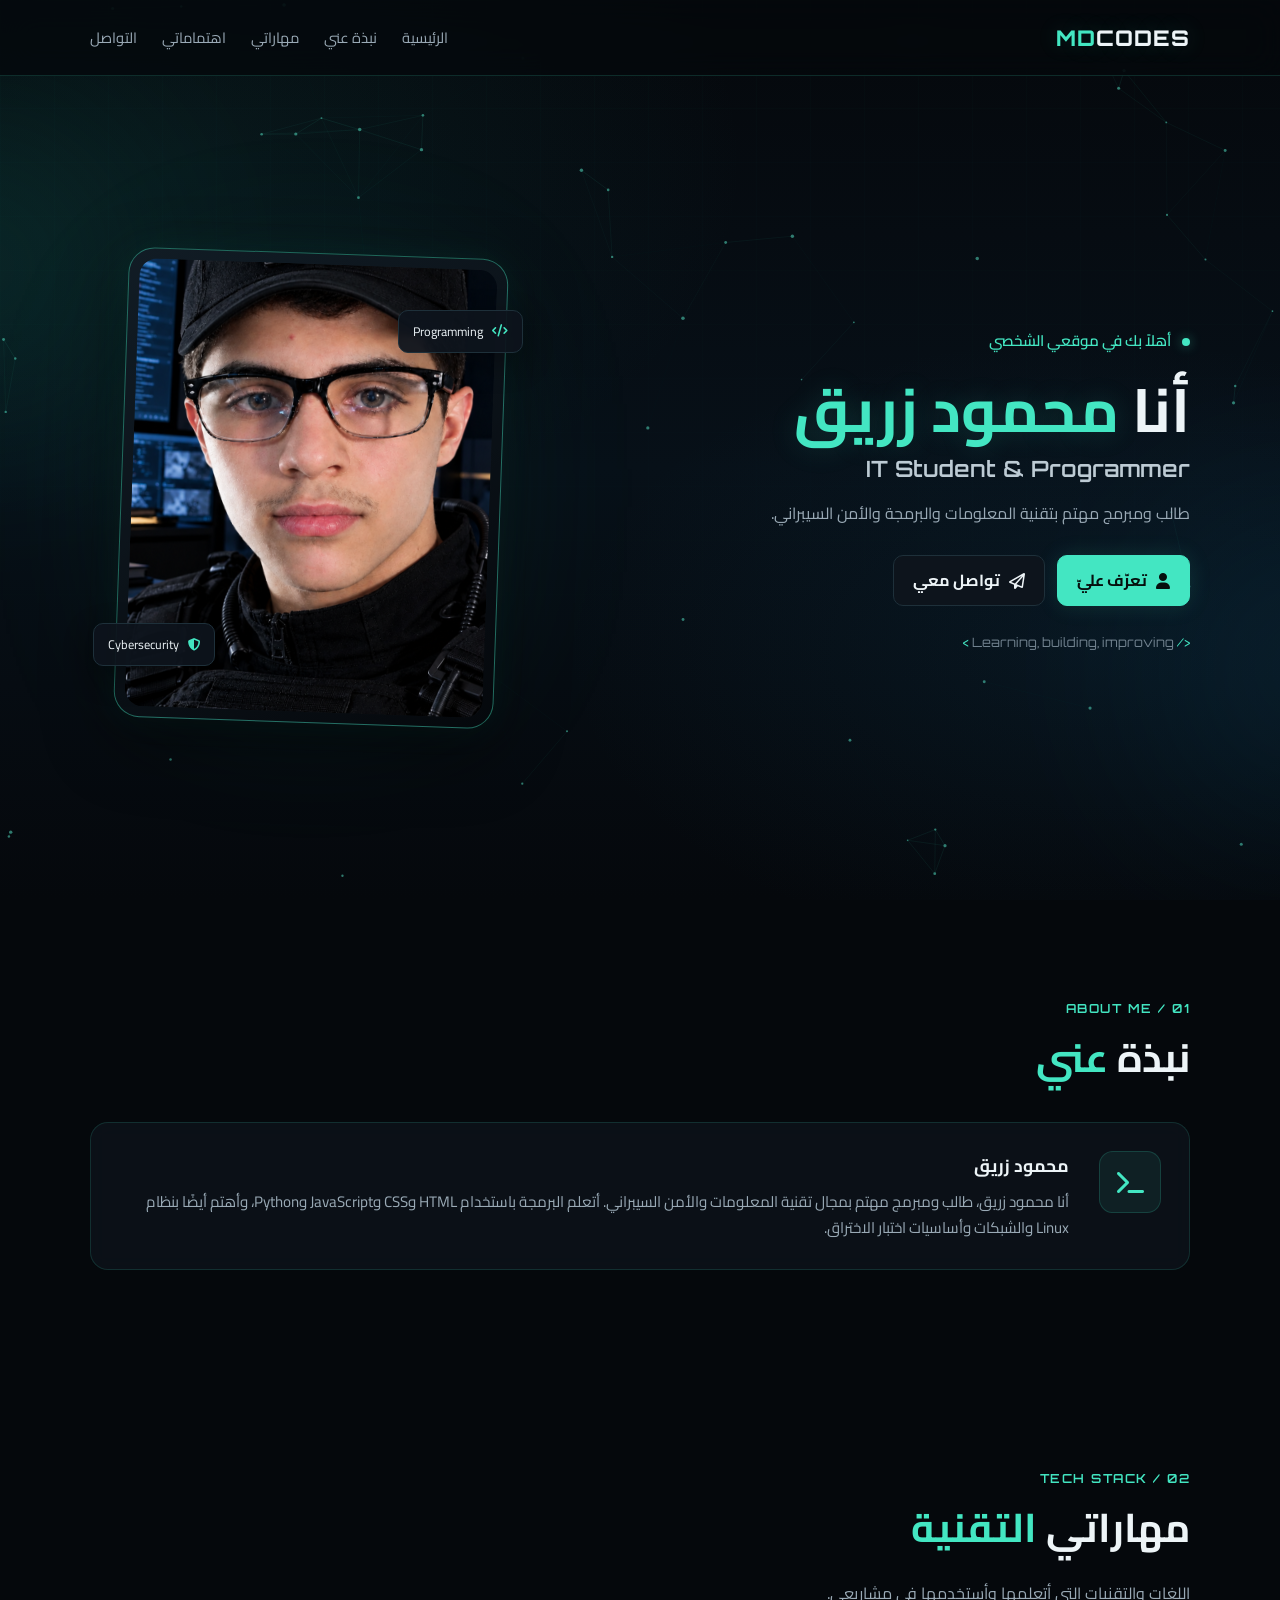
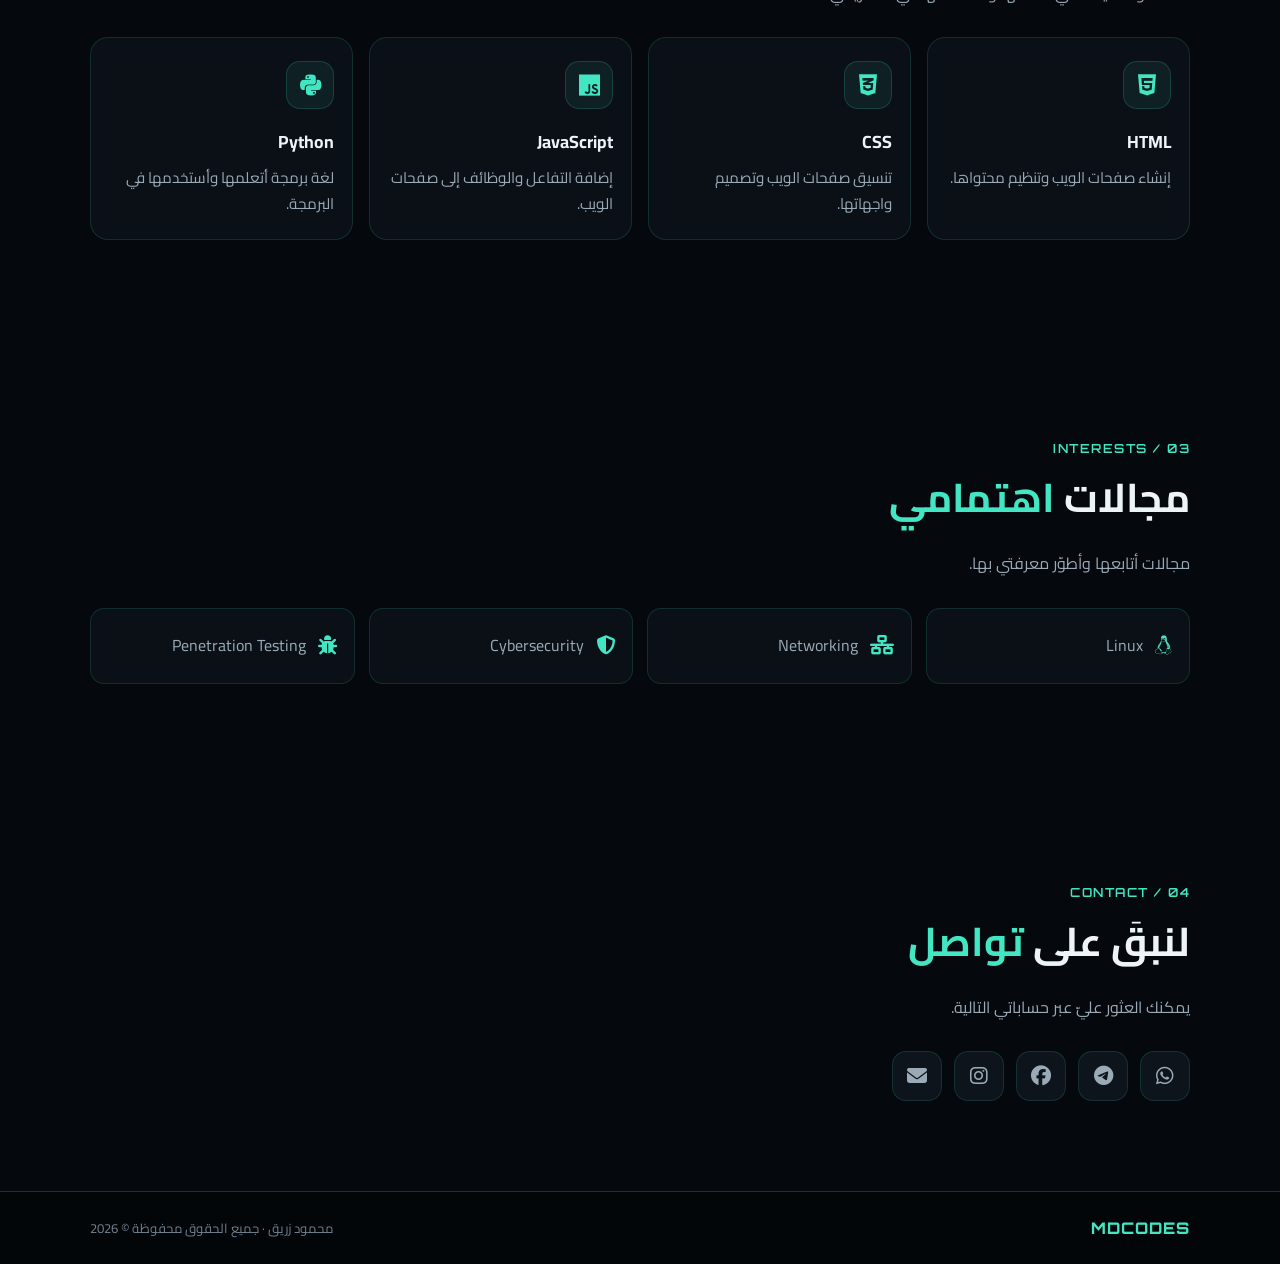
<file: index.html>
<!doctype html>
<html lang="ar" dir="rtl">
    <head>
        <meta charset="UTF-8" />
        <meta name="viewport" content="width=device-width, initial-scale=1.0" />
        <meta name="theme-color" content="#05080c" />
        <meta name="color-scheme" content="dark" />
        <meta
            name="description"
            content="الموقع الشخصي لمحمود زريق | MDCODES - طالب ومبرمج مهتم بتقنية المعلومات والأمن السيبراني."
        />
        <title>Mahmoud Zureik | MDCODES</title>

        <link rel="icon" href="imgs/logo.svg" type="image/svg+xml" />
        <link rel="preconnect" href="https://fonts.googleapis.com" />
        <link rel="preconnect" href="https://fonts.gstatic.com" crossorigin />
        <link
            href="https://fonts.googleapis.com/css2?family=Cairo:wght@400;500;600;700;800&family=Orbitron:wght@500;600;700;800&display=swap"
            rel="stylesheet"
        />
        <link
            rel="stylesheet"
            href="https://cdnjs.cloudflare.com/ajax/libs/font-awesome/6.6.0/css/all.min.css"
        />
        <link rel="stylesheet" href="style.css" />
    </head>

    <body>
        <div class="cyber-background" aria-hidden="true">
            <canvas id="cyber-canvas"></canvas>
            <div class="cyber-grid"></div>
            <div class="cyber-scanline"></div>
            <div class="cyber-orb cyber-orb-one"></div>
            <div class="cyber-orb cyber-orb-two"></div>
        </div>

        <header>
            <div id="scroll-progress" aria-hidden="true"></div>

            <a
                class="brand"
                href="#home"
                aria-label="MDCODES - الصفحة الرئيسية"
            >
                <span>MD</span>CODES
            </a>

            <button
                class="menu-toggle"
                id="menu-toggle"
                aria-label="فتح القائمة"
                aria-expanded="false"
                aria-controls="navbar"
            >
                <i class="fa-solid fa-bars" aria-hidden="true"></i>
            </button>

            <nav class="navbar" id="navbar" aria-label="القائمة الرئيسية">
                <a href="#home">الرئيسية</a>
                <a href="#about">نبذة عني</a>
                <a href="#skills">مهاراتي</a>
                <a href="#interests">اهتماماتي</a>
                <a href="#contact">التواصل</a>
            </nav>
        </header>

        <main>
            <section id="home" class="hero section">
                <div class="hero-content">
                    <p class="eyebrow">
                        <span class="status-dot"></span>
                        أهلاً بك في موقعي الشخصي
                    </p>

                    <h1>أنا <span class="accent">محمود زريق</span></h1>
                    <h2>IT Student &amp; Programmer</h2>

                    <p class="hero-description">
                        طالب ومبرمج مهتم بتقنية المعلومات والبرمجة والأمن
                        السيبراني.
                    </p>

                    <div class="hero-actions">
                        <a class="button primary" href="#about">
                            <i class="fa-solid fa-user" aria-hidden="true"></i>
                            تعرّف عليّ
                        </a>
                        <a class="button secondary" href="#contact">
                            <i
                                class="fa-regular fa-paper-plane"
                                aria-hidden="true"
                            ></i>
                            تواصل معي
                        </a>
                    </div>

                    <p class="code-note">
                        <span>&lt;</span> Learning, building, improving
                        <span>/&gt;</span>
                    </p>
                </div>

                <div class="hero-visual">
                    <div class="visual-glow"></div>
                    <div class="image-frame">
                        <img
                            src="imgs/image.png"
                            alt="الصورة الشخصية لمحمود زريق"
                            fetchpriority="high"
                        />
                    </div>
                    <div class="floating-tag tag-top">
                        <i class="fa-solid fa-code" aria-hidden="true"></i>
                        Programming
                    </div>
                    <div class="floating-tag tag-bottom">
                        <i
                            class="fa-solid fa-shield-halved"
                            aria-hidden="true"
                        ></i>
                        Cybersecurity
                    </div>
                </div>
            </section>

            <section id="about" class="section">
                <div class="section-heading">
                    <p class="eyebrow">01 / ABOUT ME</p>
                    <h2>نبذة <span class="accent">عني</span></h2>
                </div>

                <div class="about-card">
                    <div class="about-mark">
                        <i class="fa-solid fa-terminal" aria-hidden="true"></i>
                    </div>
                    <div>
                        <h3>محمود زريق</h3>
                        <p>
                            أنا محمود زريق، طالب ومبرمج مهتم بمجال تقنية
                            المعلومات والأمن السيبراني. أتعلم البرمجة باستخدام
                            HTML وCSS وJavaScript وPython، وأهتم أيضًا بنظام
                            Linux والشبكات وأساسيات اختبار الاختراق.
                        </p>
                    </div>
                </div>
            </section>

            <section id="skills" class="section">
                <div class="section-heading">
                    <p class="eyebrow">02 / TECH STACK</p>
                    <h2>مهاراتي <span class="accent">التقنية</span></h2>
                    <p class="section-description">
                        اللغات والتقنيات التي أتعلمها وأستخدمها في مشاريعي.
                    </p>
                </div>

                <div class="skills-grid">
                    <article class="skill-card">
                        <span class="skill-icon"
                            ><i
                                class="fa-brands fa-html5"
                                aria-hidden="true"
                            ></i
                        ></span>
                        <h3>HTML</h3>
                        <p>إنشاء صفحات الويب وتنظيم محتواها.</p>
                    </article>

                    <article class="skill-card">
                        <span class="skill-icon"
                            ><i
                                class="fa-brands fa-css3-alt"
                                aria-hidden="true"
                            ></i
                        ></span>
                        <h3>CSS</h3>
                        <p>تنسيق صفحات الويب وتصميم واجهاتها.</p>
                    </article>

                    <article class="skill-card">
                        <span class="skill-icon"
                            ><i class="fa-brands fa-js" aria-hidden="true"></i
                        ></span>
                        <h3>JavaScript</h3>
                        <p>إضافة التفاعل والوظائف إلى صفحات الويب.</p>
                    </article>

                    <article class="skill-card">
                        <span class="skill-icon"
                            ><i
                                class="fa-brands fa-python"
                                aria-hidden="true"
                            ></i
                        ></span>
                        <h3>Python</h3>
                        <p>لغة برمجة أتعلمها وأستخدمها في البرمجة.</p>
                    </article>
                </div>
            </section>

            <section id="interests" class="section">
                <div class="section-heading">
                    <p class="eyebrow">03 / INTERESTS</p>
                    <h2>مجالات <span class="accent">اهتمامي</span></h2>
                    <p class="section-description">
                        مجالات أتابعها وأطوّر معرفتي بها.
                    </p>
                </div>

                <div class="interests-grid">
                    <article class="interest-card">
                        <i class="fa-brands fa-linux" aria-hidden="true"></i>
                        <span>Linux</span>
                    </article>
                    <article class="interest-card">
                        <i
                            class="fa-solid fa-network-wired"
                            aria-hidden="true"
                        ></i>
                        <span>Networking</span>
                    </article>
                    <article class="interest-card">
                        <i
                            class="fa-solid fa-shield-halved"
                            aria-hidden="true"
                        ></i>
                        <span>Cybersecurity</span>
                    </article>
                    <article class="interest-card">
                        <i class="fa-solid fa-bug" aria-hidden="true"></i>
                        <span>Penetration Testing</span>
                    </article>
                </div>
            </section>

            <section id="contact" class="section contact-section">
                <div class="section-heading">
                    <p class="eyebrow">04 / CONTACT</p>
                    <h2>لنبقَ على <span class="accent">تواصل</span></h2>
                    <p class="section-description">
                        يمكنك العثور عليّ عبر حساباتي التالية.
                    </p>
                </div>

                <div class="social-links">
                    <a
                        href="https://wa.me/963962728182"
                        aria-label="واتساب"
                        title="واتساب"
                        target="_blank"
                        rel="noopener noreferrer"
                    >
                        <i class="fa-brands fa-whatsapp" aria-hidden="true"></i>
                    </a>
                    <a
                        href="https://t.me/mahmoudzureik"
                        aria-label="تيليجرام"
                        title="تيليجرام"
                        target="_blank"
                        rel="noopener noreferrer"
                    >
                        <i class="fa-brands fa-telegram" aria-hidden="true"></i>
                    </a>
                    <a
                        href="https://www.facebook.com/share/19TJYJ9wmG/"
                        aria-label="فيسبوك"
                        title="فيسبوك"
                        target="_blank"
                        rel="noopener noreferrer"
                    >
                        <i class="fa-brands fa-facebook" aria-hidden="true"></i>
                    </a>
                    <a
                        href="https://www.instagram.com/md.codes?igsi=Mzg0emF4ZTNsYzAy"
                        aria-label="إنستغرام"
                        title="إنستغرام"
                        target="_blank"
                        rel="noopener noreferrer"
                    >
                        <i
                            class="fa-brands fa-instagram"
                            aria-hidden="true"
                        ></i>
                    </a>
                    <a
                        href="mailto:mdcodes@gmail.com"
                        aria-label="البريد الإلكتروني"
                        title="البريد الإلكتروني"
                    >
                        <i class="fa-solid fa-envelope" aria-hidden="true"></i>
                    </a>
                </div>
            </section>
        </main>

        <footer>
            <a class="footer-brand" href="#home">MDCODES</a>
            <p>محمود زريق · جميع الحقوق محفوظة © <span id="year"></span></p>
        </footer>

        <script src="index.js"></script>
    </body>
</html>
</file>
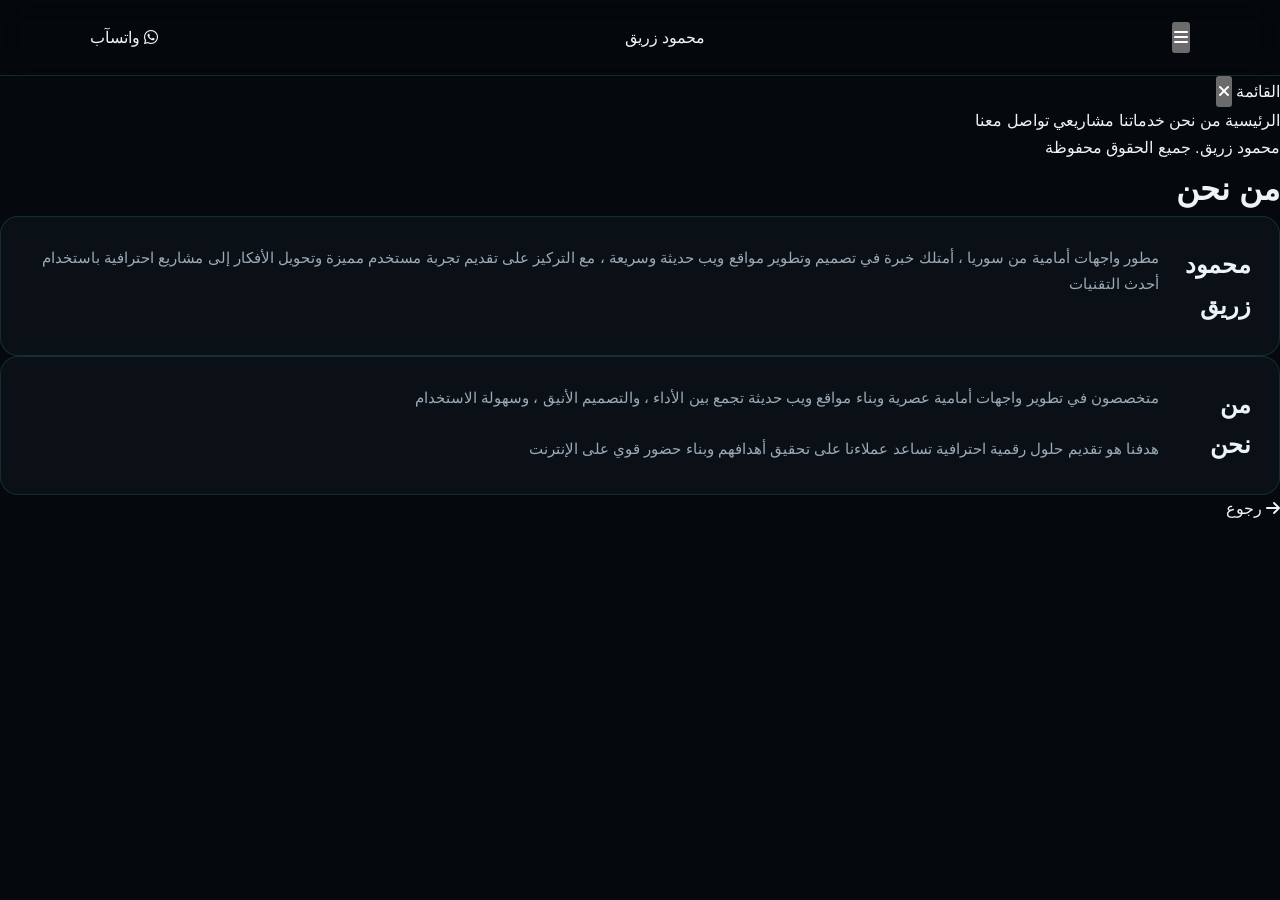
<file: about.html>
<!doctype html>
<html lang="ar" dir="rtl">
  <head>
    <meta charset="UTF-8" />
    <meta name="viewport" content="width=device-width, initial-scale=1.0" />
    <title>من نحن - محمود زريق</title>
    <link rel="icon" href="logo.png" />
    <link rel="stylesheet" href="style.css" />
    <link
      rel="stylesheet"
      href="https://cdnjs.cloudflare.com/ajax/libs/font-awesome/6.6.0/css/all.min.css"
    />
  </head>
  <body>
    <header>
      <button class="header-menu-btn" onclick="openMenu()" title="القائمة">
        <i class="fa-solid fa-bars"></i>
      </button>
      <a class="header-logo" href="index.html">
        <span>محمود زريق</span>
      </a>
      <a
        class="header-whatsapp"
        href="https://wa.me/963962728182"
        target="_blank"
      >
        <i class="fa-brands fa-whatsapp"></i>
        واتسآب
      </a>
    </header>

    <div class="overlay" id="overlay" onclick="closeMenu()"></div>
    <div class="side-menu" id="side-menu">
      <div class="side-menu-header">
        <span>القائمة</span>
        <button class="close-btn" onclick="closeMenu()">
          <i class="fa-solid fa-xmark"></i>
        </button>
      </div>
      <nav>
        <a href="index.html">الرئيسية</a>
        <a href="about.html">من نحن</a>
        <a href="services.html">خدماتنا</a>
        <a href="projects.html">مشاريعي</a>
        <a href="contact.html">تواصل معنا</a>
      </nav>
      <div class="side-menu-footer">محمود زريق. جميع الحقوق محفوظة</div>
    </div>

    <main>
      <div class="page">
        <h1 class="page-title">من نحن</h1>

        <div class="about-card">
          <h2>محمود زريق</h2>
          <p>
            مطور واجهات أمامية من سوريا ، أمتلك خبرة في تصميم وتطوير مواقع ويب
            حديثة وسريعة ، مع التركيز على تقديم تجربة مستخدم مميزة وتحويل
            الأفكار إلى مشاريع احترافية باستخدام أحدث التقنيات
          </p>
        </div>

        <div class="about-card">
          <h2>من نحن</h2>
          <p>
            متخصصون في تطوير واجهات أمامية عصرية وبناء مواقع ويب حديثة تجمع بين
            الأداء ، والتصميم الأنيق ، وسهولة الاستخدام
            <br /><br />
            هدفنا هو تقديم حلول رقمية احترافية تساعد عملاءنا على تحقيق أهدافهم
            وبناء حضور قوي على الإنترنت
          </p>
        </div>

        <a class="back-btn" href="index.html">
          <i class="fa-solid fa-arrow-right"></i>
          رجوع
        </a>
      </div>
    </main>

    <script src="script.js"></script>
  </body>
</html>
</file>
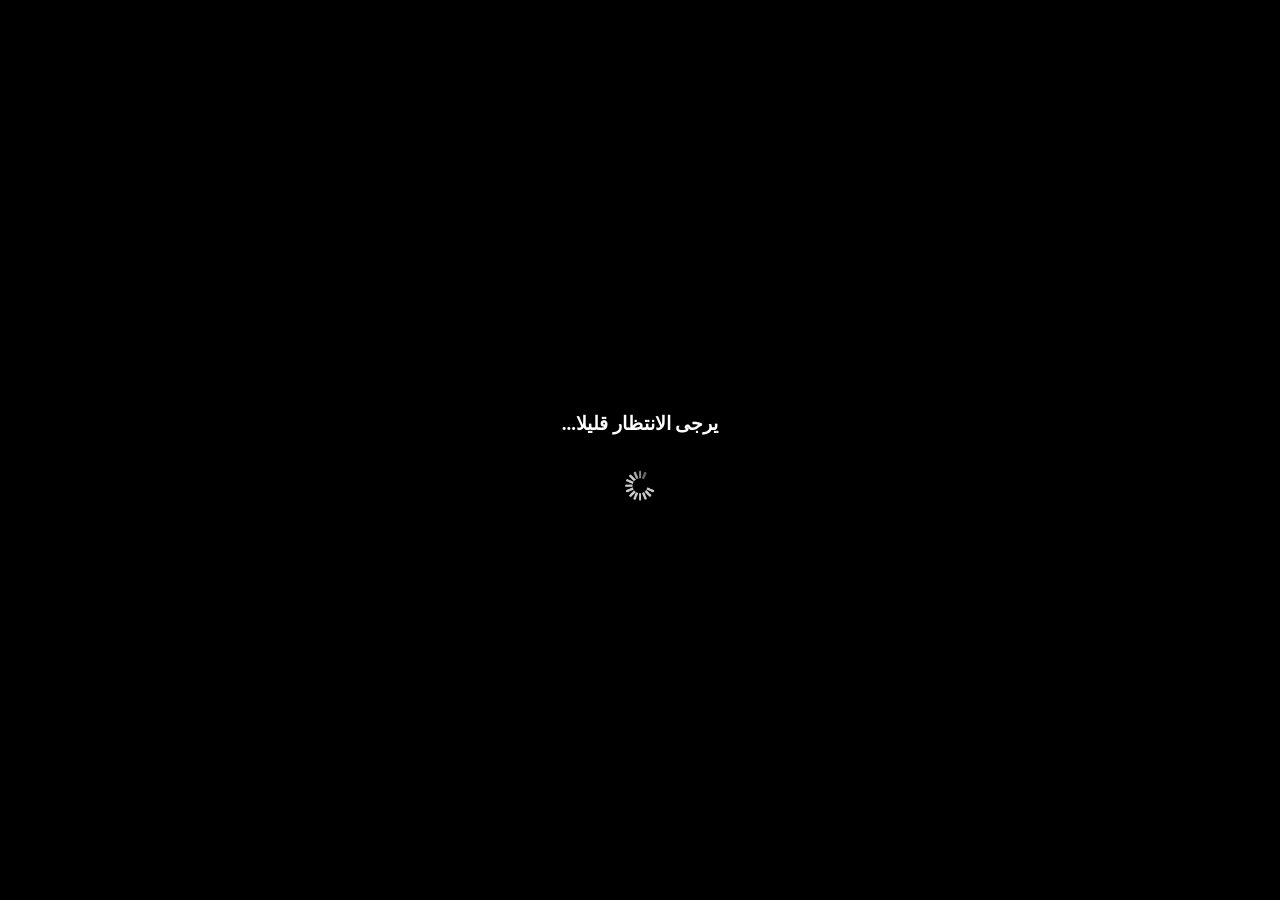
<file: index1.html>
<!DOCTYPE html>
<html lang="ar">
<head>
	<meta charset="UTF-8">
	<meta name="viewport" content="width=device-width, initial-scale=1.0">
	<meta http-equiv="X-UA-Compatible" content="ie=edge">
	<meta http-equiv="refresh" content="5 url=https://mahmoud-zureik.github.io/code-editor/">
	<title>يرجى الانتظار قليلا</title>

	<style>
		body{
			color: white;
			background: black;
		}
		center{
			position: absolute;
			top:50%;
			left:50%;
			transform:translate(-50%,-50%);
		}

		img{
			width: 15%;
			margin-top: 20px;
		}

		h2{
			font-size: 19px;
		}
	</style>    
</head>
<body>
	<center>
		<h2>...يرجى الانتظار قليلا</h2>
		<img src="image3.gif">
	</center>
</body>
</html>
</file>
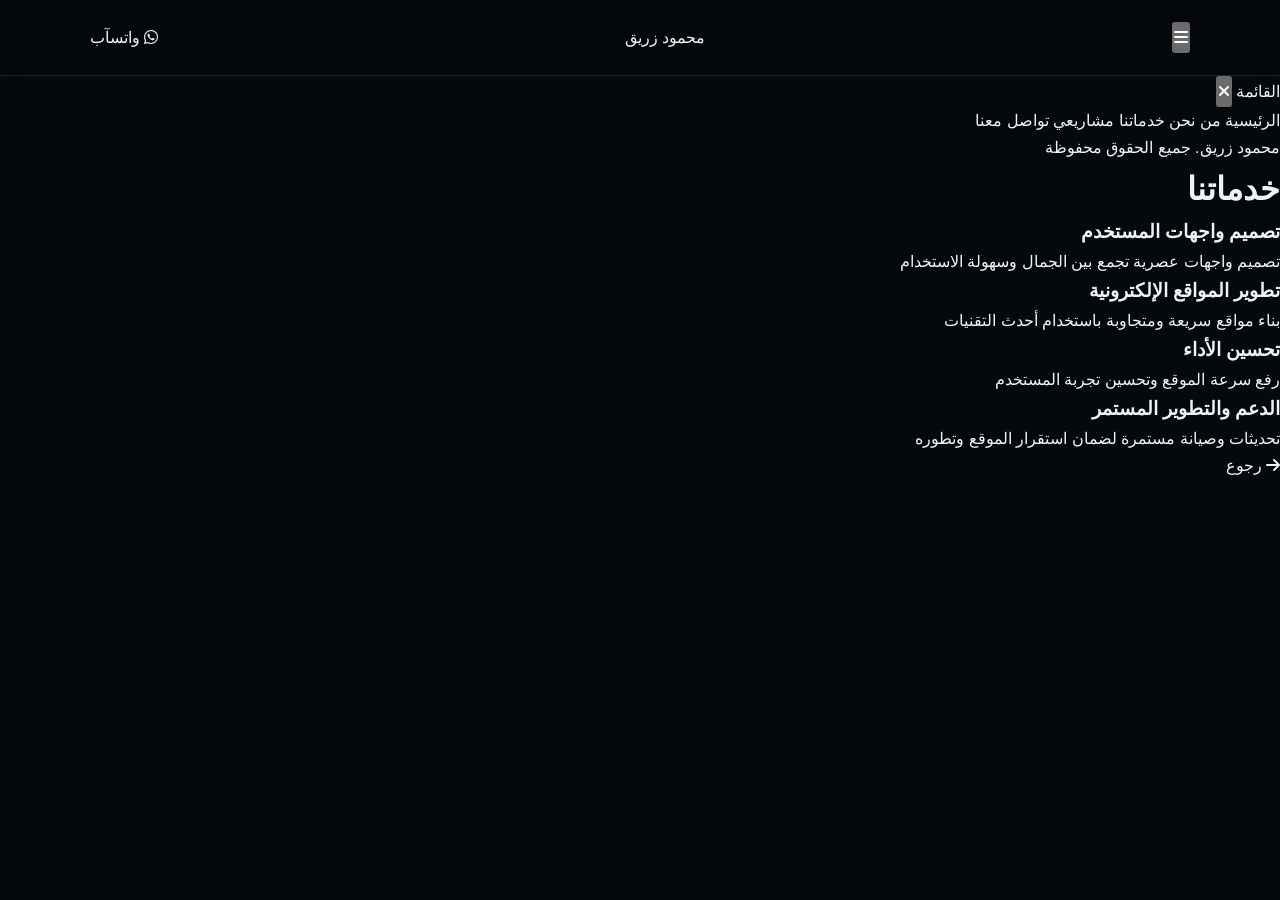
<file: services.html>
<!doctype html>
<html lang="ar" dir="rtl">
  <head>
    <meta charset="UTF-8" />
    <meta name="viewport" content="width=device-width, initial-scale=1.0" />
    <title>خدماتنا - محمود زريق</title>
    <link rel="icon" href="logo.png" />
    <link rel="stylesheet" href="style.css" />
    <link
      rel="stylesheet"
      href="https://cdnjs.cloudflare.com/ajax/libs/font-awesome/6.6.0/css/all.min.css"
    />
  </head>
  <body>
    <header>
      <button class="header-menu-btn" onclick="openMenu()" title="القائمة">
        <i class="fa-solid fa-bars"></i>
      </button>
      <a class="header-logo" href="index.html">
        <span>محمود زريق</span>
      </a>
      <a
        class="header-whatsapp"
        href="https://wa.me/963962728182"
        target="_blank"
      >
        <i class="fa-brands fa-whatsapp"></i>
        واتسآب
      </a>
    </header>

    <div class="overlay" id="overlay" onclick="closeMenu()"></div>
    <div class="side-menu" id="side-menu">
      <div class="side-menu-header">
        <span>القائمة</span>
        <button class="close-btn" onclick="closeMenu()">
          <i class="fa-solid fa-xmark"></i>
        </button>
      </div>
      <nav>
        <a href="index.html">الرئيسية</a>
        <a href="about.html">من نحن</a>
        <a href="services.html">خدماتنا</a>
        <a href="projects.html">مشاريعي </a>
        <a href="contact.html">تواصل معنا</a>
      </nav>
      <div class="side-menu-footer">محمود زريق. جميع الحقوق محفوظة</div>
    </div>

    <main>
      <div class="page">
        <h1 class="page-title">خدماتنا</h1>

        <div class="services-grid">
          <div class="service-card">
            <h3>تصميم واجهات المستخدم</h3>
            <p>تصميم واجهات عصرية تجمع بين الجمال وسهولة الاستخدام</p>
          </div>
          <div class="service-card">
            <h3>تطوير المواقع الإلكترونية</h3>
            <p>بناء مواقع سريعة ومتجاوبة باستخدام أحدث التقنيات</p>
          </div>
          <div class="service-card">
            <h3>تحسين الأداء</h3>
            <p>رفع سرعة الموقع وتحسين تجربة المستخدم</p>
          </div>
          <div class="service-card">
            <h3>الدعم والتطوير المستمر</h3>
            <p>تحديثات وصيانة مستمرة لضمان استقرار الموقع وتطوره</p>
          </div>
        </div>

        <a class="back-btn" href="index.html">
          <i class="fa-solid fa-arrow-right"></i>
          رجوع
        </a>
      </div>
    </main>

    <script src="script.js"></script>
  </body>
</html>
</file>
<file: style.css>
/* MDCODES | Dark Developer Portfolio */
:root {
    color-scheme: dark;
    --bg: #05080c;
    --surface: #0d141c;
    --surface-light: #111c25;
    --text: #edf4f7;
    --muted: #9aaab6;
    --accent: #43e6c2;
    --border: #1e303a;
    --radius: 18px;
}

* {
    box-sizing: border-box;
    margin: 0;
    padding: 0;
}

html {
    scroll-behavior: smooth;
    scroll-padding-top: 90px;
    background: var(--bg);
}

body {
    min-width: 320px;
    background: var(--bg);
    color: var(--text);
    font-family: "Cairo", sans-serif;
    line-height: 1.7;
}

a {
    color: inherit;
    text-decoration: none;
}

button {
    font: inherit;
}

img {
    display: block;
    max-width: 100%;
}

::selection {
    color: var(--bg);
    background: var(--accent);
}

#scroll-progress {
    position: fixed;
    inset: 0 auto auto 0;
    z-index: 1001;
    width: 0;
    height: 3px;
    background: var(--accent);
    box-shadow: 0 0 12px #43e6c277;
}

header {
    position: sticky;
    top: 0;
    z-index: 1000;
    display: flex;
    align-items: center;
    justify-content: space-between;
    min-height: 76px;
    padding: 0 7%;
    background: rgba(5, 8, 12, 0.92);
    border-bottom: 1px solid var(--border);
    backdrop-filter: blur(16px);
}

.brand,
.footer-brand {
    direction: ltr;
    font:
        800 1.35rem "Orbitron",
        sans-serif;
    letter-spacing: 1px;
}

.brand span {
    color: var(--accent);
}

.navbar {
    display: flex;
    align-items: center;
    gap: 25px;
}

.navbar a {
    color: var(--muted);
    font-size: 0.92rem;
    transition: color 0.2s ease;
}

.navbar a:hover,
.navbar a:focus-visible {
    color: var(--accent);
}

.menu-toggle {
    display: none;
    width: 40px;
    height: 40px;
    color: var(--text);
    background: transparent;
    border: 0;
    border-radius: 9px;
    font-size: 1.35rem;
    cursor: pointer;
}

.menu-toggle:hover {
    color: var(--accent);
    background: var(--surface);
}

.section {
    width: min(1100px, 88%);
    margin: auto;
    padding: 100px 0;
}

.hero {
    min-height: calc(100vh - 76px);
    display: grid;
    grid-template-columns: 1.15fr 0.85fr;
    align-items: center;
    gap: 60px;
}

.eyebrow {
    color: var(--accent);
    font:
        600 0.78rem "Orbitron",
        sans-serif;
    letter-spacing: 1.5px;
}

.hero .eyebrow {
    font-family: "Cairo", sans-serif;
    letter-spacing: 0;
    font-size: 0.95rem;
}

.status-dot {
    display: inline-block;
    width: 8px;
    height: 8px;
    margin-left: 8px;
    border-radius: 50%;
    background: var(--accent);
    box-shadow: 0 0 12px #43e6c277;
}

.hero h1 {
    margin: 16px 0 4px;
    font-size: clamp(2.1rem, 5vw, 3.8rem);
    line-height: 1.3;
}

.accent {
    color: var(--accent);
}

.hero h2 {
    color: #bdcbd4;
    font:
        600 clamp(1rem, 2.2vw, 1.4rem) "Orbitron",
        sans-serif;
}

.hero-description,
.section-description {
    max-width: 580px;
    margin-top: 18px;
    color: var(--muted);
}

.hero-actions {
    display: flex;
    flex-wrap: wrap;
    gap: 12px;
    margin-top: 28px;
}

.button {
    display: inline-flex;
    align-items: center;
    justify-content: center;
    gap: 9px;
    padding: 11px 19px;
    border: 1px solid var(--border);
    border-radius: 10px;
    font-weight: 700;
    transition:
        transform 0.2s ease,
        background 0.2s ease;
}

.button:hover {
    transform: translateY(-3px);
}

.button.primary {
    color: #06100e;
    background: var(--accent);
    border-color: var(--accent);
}

.button.secondary {
    color: var(--text);
    background: var(--surface);
}

.code-note {
    margin-top: 28px;
    color: #71828f;
    direction: ltr;
    text-align: right;
    font:
        0.8rem "Orbitron",
        sans-serif;
}

.code-note span {
    color: var(--accent);
}

.hero-visual {
    position: relative;
    width: min(100%, 380px);
    justify-self: center;
}

.visual-glow {
    position: absolute;
    inset: 12%;
    background: var(--accent);
    filter: blur(100px);
    opacity: 0.12;
}

.image-frame {
    position: relative;
    overflow: hidden;
    padding: 10px;
    border: 1px solid #43e6c255;
    border-radius: 26px;
    background: linear-gradient(145deg, var(--surface-light), var(--bg));
    box-shadow: 0 24px 70px #0008;
    transform: rotate(2deg);
}

.image-frame img {
    width: 100%;
    aspect-ratio: 4 / 5;
    object-fit: cover;
    border-radius: 18px;
}

.floating-tag {
    position: absolute;
    display: flex;
    align-items: center;
    gap: 9px;
    padding: 10px 14px;
    border: 1px solid var(--border);
    border-radius: 10px;
    background: #0d141cef;
    color: var(--text);
    font-size: 0.78rem;
    box-shadow: 0 10px 30px #0005;
}

.floating-tag i {
    color: var(--accent);
}

.tag-top {
    top: 12%;
    right: -22px;
}

.tag-bottom {
    bottom: 12%;
    left: -28px;
}

.section-heading {
    margin-bottom: 30px;
}

.section-heading h2 {
    margin-top: 8px;
    font-size: clamp(1.8rem, 4vw, 2.5rem);
}

.about-card {
    display: grid;
    grid-template-columns: 70px 1fr;
    gap: 22px;
    align-items: start;
    padding: 28px;
    border: 1px solid var(--border);
    border-radius: var(--radius);
    background: linear-gradient(135deg, var(--surface), #080d12);
}

.about-mark,
.skill-icon {
    display: grid;
    place-items: center;
    color: var(--accent);
    background: #43e6c214;
    border: 1px solid #43e6c22b;
    border-radius: 14px;
}

.about-mark {
    width: 62px;
    height: 62px;
    font-size: 1.5rem;
}

.about-card h3,
.skill-card h3 {
    margin-bottom: 8px;
    font-size: 1.1rem;
}

.about-card p,
.skill-card p {
    color: var(--muted);
    font-size: 0.95rem;
}

.skills-grid {
    display: grid;
    grid-template-columns: repeat(4, 1fr);
    gap: 16px;
}

.skill-card {
    padding: 23px 18px;
    border: 1px solid var(--border);
    border-radius: var(--radius);
    background: var(--surface);
    transition:
        border-color 0.2s ease,
        transform 0.2s ease;
}

.skill-card:hover {
    transform: translateY(-5px);
    border-color: #43e6c277;
}

.skill-icon {
    width: 48px;
    height: 48px;
    margin-bottom: 18px;
    font-size: 1.5rem;
}

.skill-card h3 {
    direction: ltr;
    text-align: right;
}

.interests-grid {
    display: grid;
    grid-template-columns: repeat(4, 1fr);
    gap: 14px;
}

.interest-card {
    display: flex;
    align-items: center;
    gap: 12px;
    min-height: 76px;
    padding: 17px;
    border: 1px solid var(--border);
    border-radius: 14px;
    background: var(--surface);
    color: var(--muted);
    transition: 0.2s ease;
}

.interest-card i {
    color: var(--accent);
    font-size: 1.2rem;
}

.interest-card:hover {
    color: var(--text);
    border-color: #43e6c277;
    transform: translateY(-3px);
}

.contact-section {
    padding-bottom: 90px;
}

.social-links {
    display: flex;
    flex-wrap: wrap;
    gap: 12px;
}

.social-links a {
    display: grid;
    place-items: center;
    width: 50px;
    height: 50px;
    border: 1px solid var(--border);
    border-radius: 14px;
    background: var(--surface);
    color: var(--muted);
    font-size: 1.25rem;
    transition: 0.2s ease;
}

.social-links a:hover {
    color: var(--accent);
    border-color: var(--accent);
    transform: translateY(-4px);
}

footer {
    display: flex;
    align-items: center;
    justify-content: space-between;
    gap: 18px;
    padding: 25px 7%;
    border-top: 1px solid var(--border);
    background: #030609;
}

.footer-brand {
    color: var(--accent);
    font-size: 1rem;
}

footer p {
    color: #71828f;
    font-size: 0.82rem;
}

:focus-visible {
    outline: 2px solid var(--accent);
    outline-offset: 4px;
}

@media (max-width: 900px) {
    .navbar {
        gap: 16px;
    }

    .skills-grid,
    .interests-grid {
        grid-template-columns: repeat(2, 1fr);
    }
}

@media (max-width: 800px) {
    header {
        min-height: 68px;
        padding: 0 6%;
    }

    .menu-toggle {
        display: grid;
        place-items: center;
    }

    .navbar {
        position: absolute;
        top: 100%;
        right: 0;
        left: 0;
        display: none;
        flex-direction: column;
        align-items: stretch;
        gap: 0;
        padding: 8px 6% 16px;
        border-bottom: 1px solid var(--border);
        background: #080d12;
    }

    .navbar.open {
        display: flex;
    }

    .navbar a {
        padding: 12px 4px;
        border-bottom: 1px solid var(--border);
    }

    .navbar a:last-child {
        border-bottom: 0;
    }

    .hero {
        min-height: auto;
        grid-template-columns: 1fr;
        gap: 48px;
        padding-top: 65px;
    }

    .hero-content {
        order: 1;
    }

    .hero-visual {
        width: min(72%, 320px);
    }

    .section {
        padding: 72px 0;
    }
}

@media (max-width: 480px) {
    .section {
        width: 88%;
    }

    .hero h1 {
        font-size: 2.1rem;
    }

    .hero-actions .button {
        flex: 1;
        padding: 10px 12px;
        font-size: 0.9rem;
    }

    .about-card {
        grid-template-columns: 1fr;
        padding: 22px;
    }

    .skills-grid,
    .interests-grid {
        gap: 10px;
    }

    .skill-card {
        padding: 18px 14px;
    }

    .interest-card {
        gap: 8px;
        padding: 13px 10px;
        font-size: 0.82rem;
    }

    .floating-tag {
        padding: 8px 10px;
        font-size: 0.68rem;
    }

    .tag-top {
        right: -14px;
    }

    .tag-bottom {
        left: -18px;
    }

    footer {
        flex-direction: column;
        text-align: center;
    }
}

@media (prefers-reduced-motion: reduce) {
    *,
    *::before,
    *::after {
        scroll-behavior: auto;
        transition-duration: 0.01ms !important;
        animation-duration: 0.01ms !important;
        animation-iteration-count: 1 !important;
    }
}

/* Cyber atmosphere */
body {
    position: relative;
    isolation: isolate;
    overflow-x: hidden;
}

.cyber-background {
    position: fixed;
    inset: 0;
    z-index: -1;
    overflow: hidden;
    pointer-events: none;
    background:
        radial-gradient(
            ellipse at 15% 18%,
            rgba(22, 115, 105, 0.13),
            transparent 36%
        ),
        radial-gradient(
            ellipse at 85% 72%,
            rgba(20, 91, 130, 0.12),
            transparent 34%
        ),
        linear-gradient(180deg, #05080c 0%, #071018 52%, #05080c 100%);
}

#cyber-canvas {
    position: absolute;
    inset: 0;
    width: 100%;
    height: 100%;
    opacity: 0.68;
}

.cyber-grid {
    position: absolute;
    inset: 0;
    opacity: 0.13;
    background-image:
        linear-gradient(rgba(67, 230, 194, 0.12) 1px, transparent 1px),
        linear-gradient(90deg, rgba(67, 230, 194, 0.12) 1px, transparent 1px);
    background-size: 54px 54px;
    mask-image: linear-gradient(to bottom, black, transparent 92%);
}

.cyber-scanline {
    position: absolute;
    inset: -100% 0 auto;
    height: 55%;
    opacity: 0.12;
    background: linear-gradient(
        to bottom,
        transparent,
        rgba(67, 230, 194, 0.12),
        transparent
    );
    animation: cyber-scan 12s linear infinite;
}

.cyber-orb {
    position: absolute;
    width: 320px;
    aspect-ratio: 1;
    border-radius: 50%;
    filter: blur(95px);
    opacity: 0.1;
    animation: orb-drift 16s ease-in-out infinite alternate;
}

.cyber-orb-one {
    top: 12%;
    left: -180px;
    background: #20d7b2;
}

.cyber-orb-two {
    right: -190px;
    bottom: 8%;
    background: #1686bd;
    animation-delay: -7s;
}

header {
    background: rgba(5, 8, 12, 0.78);
    border-bottom-color: rgba(67, 230, 194, 0.16);
}

.brand {
    text-shadow: 0 0 22px rgba(67, 230, 194, 0.18);
}

.hero h1 .accent {
    text-shadow: 0 0 28px rgba(67, 230, 194, 0.18);
}

.image-frame {
    border-color: rgba(67, 230, 194, 0.42);
    box-shadow:
        0 24px 70px rgba(0, 0, 0, 0.48),
        0 0 34px rgba(67, 230, 194, 0.08);
}

.about-card,
.skill-card,
.interest-card {
    background: rgba(13, 20, 28, 0.78);
    backdrop-filter: blur(10px);
}

.about-card,
.skill-card,
.interest-card,
.social-links a {
    border-color: rgba(67, 230, 194, 0.14);
}

.skill-card:hover,
.interest-card:hover,
.social-links a:hover {
    box-shadow: 0 12px 34px rgba(67, 230, 194, 0.07);
}

.button.primary {
    box-shadow: 0 0 22px rgba(67, 230, 194, 0.13);
}

footer {
    background: rgba(3, 6, 9, 0.88);
}

@keyframes cyber-scan {
    from {
        transform: translateY(0);
    }
    to {
        transform: translateY(230vh);
    }
}

@keyframes orb-drift {
    from {
        transform: translate3d(0, -18px, 0) scale(0.92);
    }
    to {
        transform: translate3d(35px, 24px, 0) scale(1.08);
    }
}

@media (max-width: 600px) {
    .cyber-grid {
        background-size: 38px 38px;
        opacity: 0.09;
    }

    #cyber-canvas {
        opacity: 0.42;
    }

    .cyber-orb {
        width: 220px;
        filter: blur(75px);
    }
}

@media (prefers-reduced-motion: reduce) {
    .cyber-scanline,
    .cyber-orb {
        animation: none !important;
    }

    #cyber-canvas {
        display: none;
    }
}
</file>
